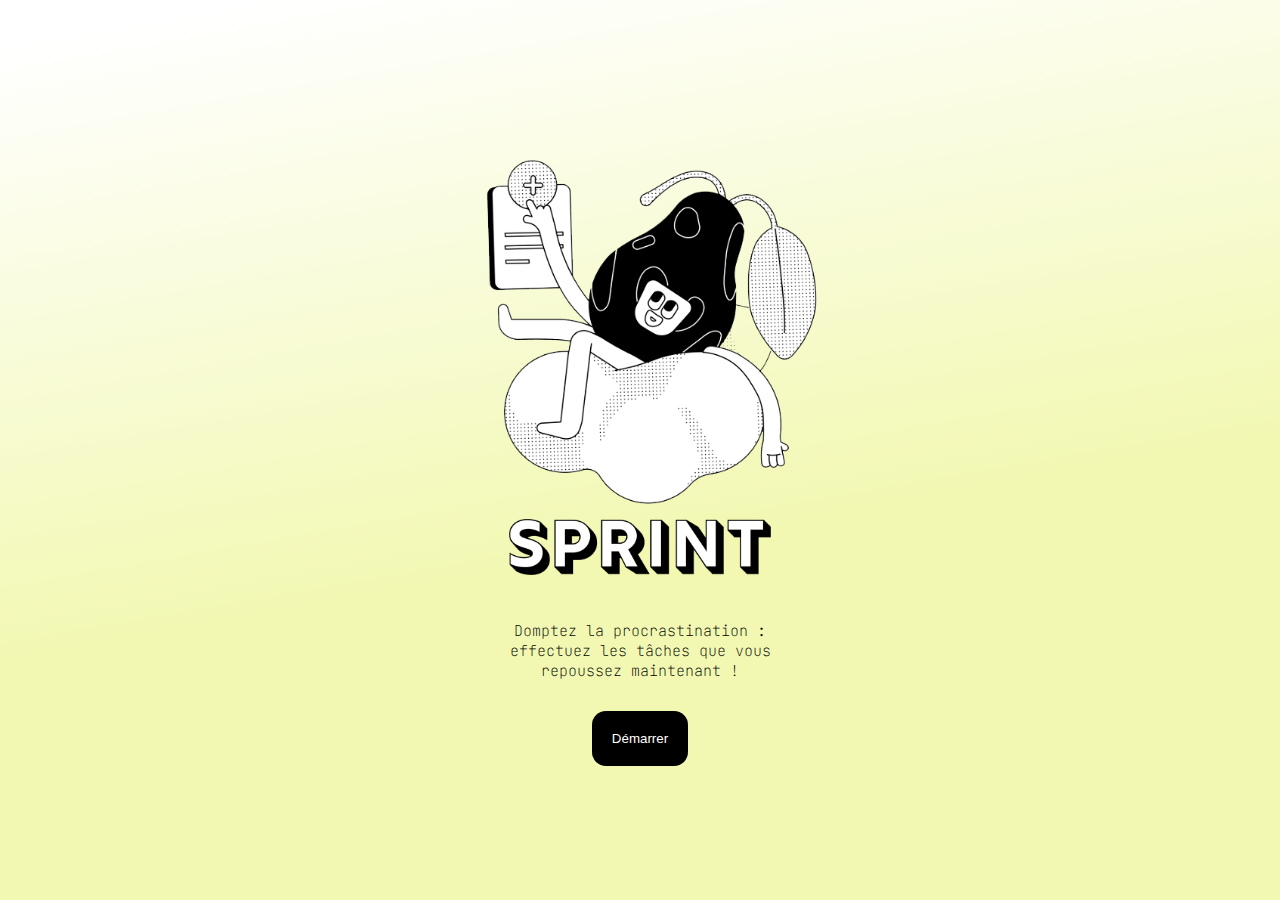
<file: index.html>
<!DOCTYPE html>
<html lang="en">
<!DOCTYPE html>
<html lang="en">
<head>
  <meta charset="UTF-8" />
  <meta name="viewport" content="width=device-width, initial-scale=1.0" />

  <!-- SEO Meta Tags -->
  <meta name="description" content="SPRINT est un minuteur Pomodoro simple et efficace pour améliorer ta concentration et ta productivité." />
  <meta name="keywords" content="Pomodoro, SPRINT, minuteur, productivité, gestion du temps, focus, concentration, technique Pomodoro" />
  <meta name="author" content="p-alom-a" />

  <!-- Google Site Verification -->
  <meta name="google-site-verification" content="-KxydASXJeouPtRr3A7DCq3NEj8YE__KXZ4wGyGaaEs" />

  <!-- Open Graph (Facebook, LinkedIn, etc.) -->
  <meta property="og:title" content="SPRINT - Minuteur Pomodoro" />
  <meta property="og:description" content="Utilise SPRINT pour rester concentré grâce à la technique Pomodoro." />
  <meta property="og:image" content="https://p-alom-a.github.io/Sprint/cover.png" /> <!-- Remplace si tu as une image -->
  <meta property="og:url" content="https://p-alom-a.github.io/Sprint/" />
  <meta property="og:type" content="website" />

  <!-- Twitter Card -->
  <meta name="twitter:card" content="summary_large_image" />
  <meta name="twitter:title" content="SPRINT - Minuteur Pomodoro" />
  <meta name="twitter:description" content="Un outil Pomodoro simple pour booster ta productivité." />
  <meta name="twitter:image" content="https://p-alom-a.github.io/Sprint/cover.png" /> <!-- idem -->

  <!-- Title and Favicon -->
  <title>SPRINT POMODORO</title>
  <link rel="stylesheet" href="./styles.css" />
  <link href="https://fonts.googleapis.com/css?family=JetBrains Mono" rel="stylesheet" />
  <link rel="apple-touch-icon" sizes="180x180" href="./apple-touch-icon.png" />
  <link rel="icon" type="image/png" sizes="32x32" href="./favicon-32x32.png" />
  <link rel="icon" type="image/png" sizes="16x16" href="./favicon-16x16.png" />
  <link rel="manifest" href="./site.webmanifest" />
  <link rel="mask-icon" href="./safari-pinned-tab.svg" color="#ffffff" />
  <meta name="msapplication-TileColor" content="#ece271" />
  <meta name="theme-color" content="#ffffff" />
</head>


<body>
  
  <div class="first-part">
    <img src="./illustration.png" alt="" class="illustration">
    <div class="top">
      <img src="./logoSprint.svg" alt="sprint"> 
    </div>

    <h1 class="description">Domptez la procrastination : <br>
      effectuez les tâches que vous repoussez maintenant !</h1>
      
    <a href="./formulaire.html">
        <button class="btn">Démarrer</button>
    </a>
    
      
  </div>


 
  


  

  <script>
   
 

//  Idée avortée : button color
     

const button = document.querySelector('button');
const body = document.querySelector('first-part');

const colors = ["#F8B2F1", "#F2F8B2", "#8AFF9E"];
let currentIndex = 0;

function changeCouleur() {
  body.style.backgroundColor = colors[currentIndex];
  currentIndex++;

  if (currentIndex > colors.length - 1) {
    currentIndex = 0;
  }
}

button.addEventListener('click', changeCouleur);


// Illustration design B&W Freak Factory / storytale.io




  </script>
</body>
</html>
</file>
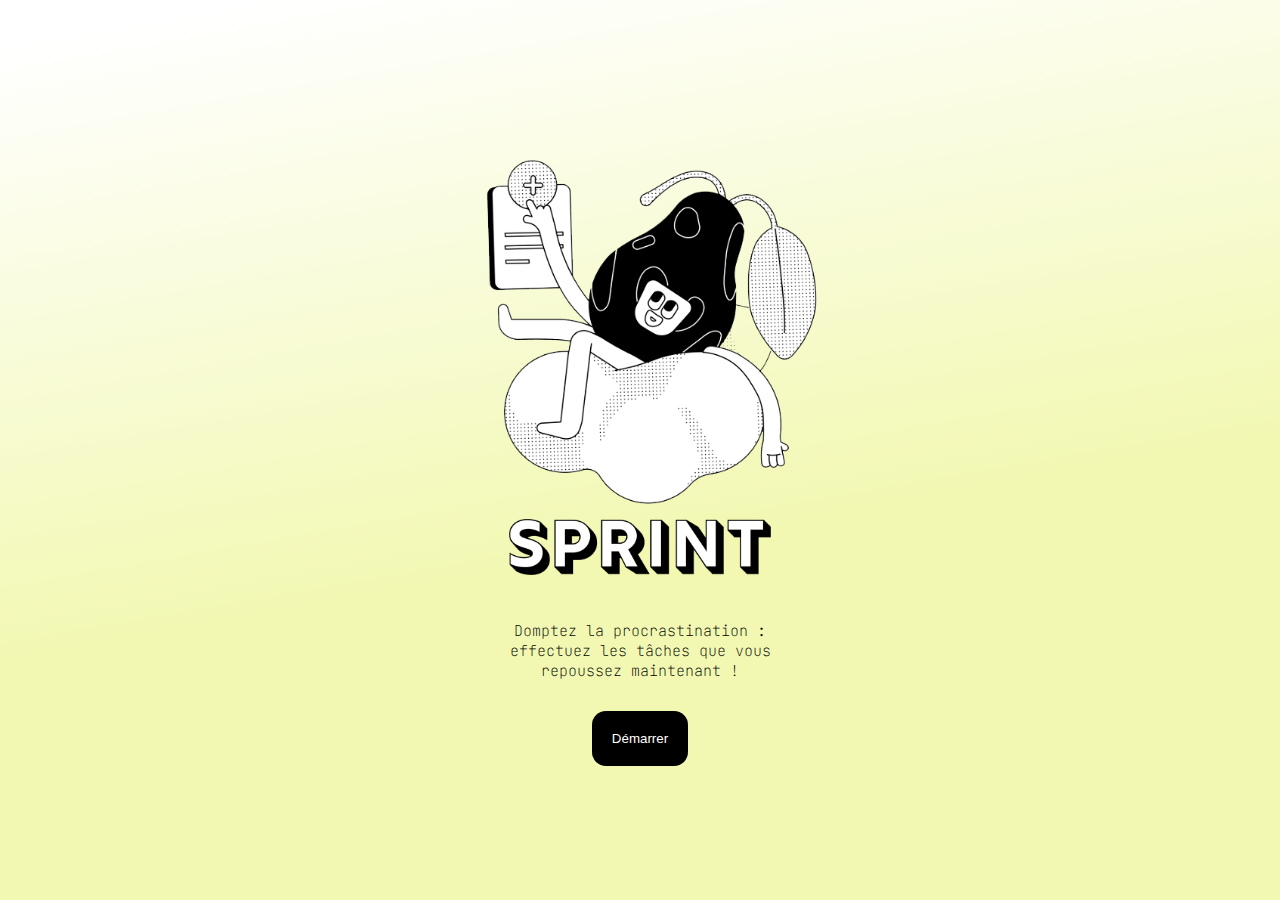
<file: src/index.html>
<!DOCTYPE html>
<html lang="en">
<head>
  <meta charset="UTF-8">
  <meta name="viewport" content="width=device-width, initial-scale=1.0">
  <title>SPRINT</title>
  <link rel="stylesheet" href="./styles.css">
  <link href='https://fonts.googleapis.com/css?family=JetBrains Mono' rel='stylesheet'>
  
    
  <link rel="apple-touch-icon" sizes="180x180" href="./favIcon/apple-touch-icon.png">
  <link rel="icon" type="image/png" sizes="32x32" href="./favIcon/favicon-32x32.png">
  <link rel="icon" type="image/png" sizes="16x16" href="./favIcon/favicon-16x16.png">
  <link rel="manifest" href="./favIcon/site.webmanifest">
  <link rel="mask-icon" href="./favIcon/safari-pinned-tab.svg" color="#ffffff">
  <meta name="msapplication-TileColor" content="#ece271">
  <meta name="theme-color" content="#ffffff">
</head>

<body>
  
  <div class="first-part">
    <img src="./imges/illustration.png" alt="" class="illustration">
    <div class="top">
      <img src="./imges/logoSprint.svg" alt="sprint"> 
    </div>

    <h1 class="description">Domptez la procrastination : <br>
      effectuez les tâches que vous repoussez maintenant !</h1>
      
    <a href="./formulaire.html">
        <button class="btn">Démarrer</button>
    </a>
    
      
  </div>


 
  


  

  <script>
   
 

//  Idée avortée : button color
     

const button = document.querySelector('button');
const body = document.querySelector('first-part');

const colors = ["#F8B2F1", "#F2F8B2", "#8AFF9E"];
let currentIndex = 0;

function changeCouleur() {
  body.style.backgroundColor = colors[currentIndex];
  currentIndex++;

  if (currentIndex > colors.length - 1) {
    currentIndex = 0;
  }
}

button.addEventListener('click', changeCouleur);


// Illustration design B&W Freak Factory / storytale.io




  </script>
</body>
</html>
</file>
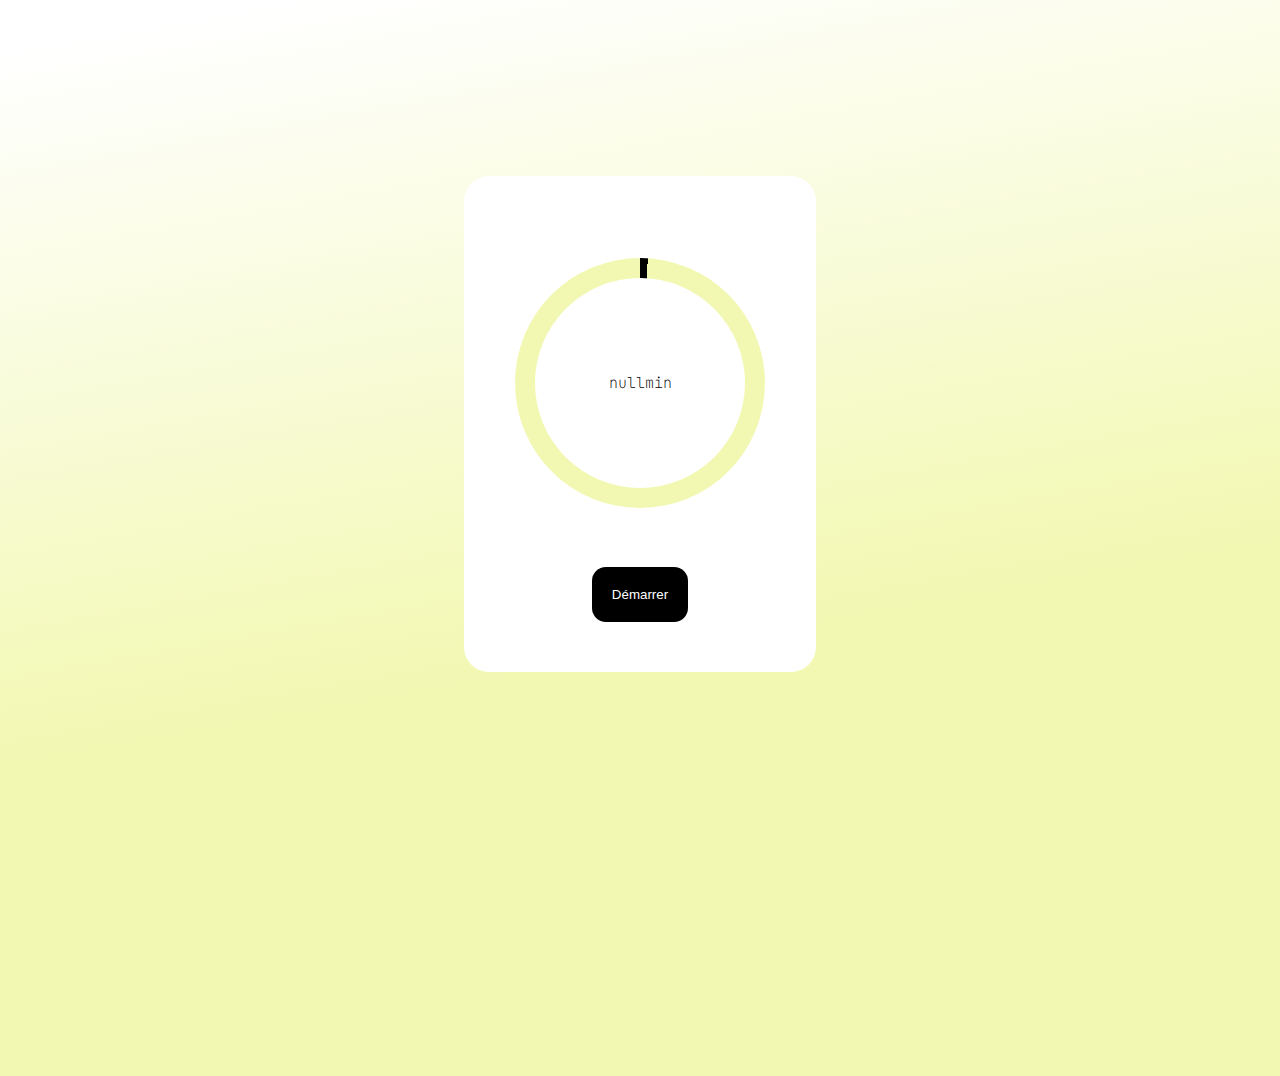
<file: countdown.html>
<!DOCTYPE html>
<html lang="en">

<head>
  <meta charset="UTF-8">
  <meta name="viewport" content="width=device-width, initial-scale=1.0">
  <title>Countdown Timer</title>
  <link rel="stylesheet" href="./styles.css">
  <link rel="preconnect" href="https://fonts.gstatic.com" crossorigin>
  <link href="https://fonts.googleapis.com/css2?family=Jockey+One&display=swap" rel="stylesheet">
  <link href='https://fonts.googleapis.com/css?family=JetBrains Mono' rel='stylesheet'>
</head>

<body>
  
  
  

  <div class="container">
    <h2 id="title" class="instruction"></h2>
    <div class="circular-progress">
      <span id="time" class="description"></span>
    </div>
    <div class="boutons-countdown"></div>
      <button id="startButton" class="btn">Démarrer</button>
      <button id="pauseButton" class="btn" style="display: none;">Pause</button>
      <button id="resumeButton" class="btn" style="display: none;">Reprendre</button>
      <button id="finishButton" class="terminer" style="display: none;">Terminer</button>

    </div>
    
  </div>
  
  <script src="./main.js"> </script>
</body>

</html>
</file>
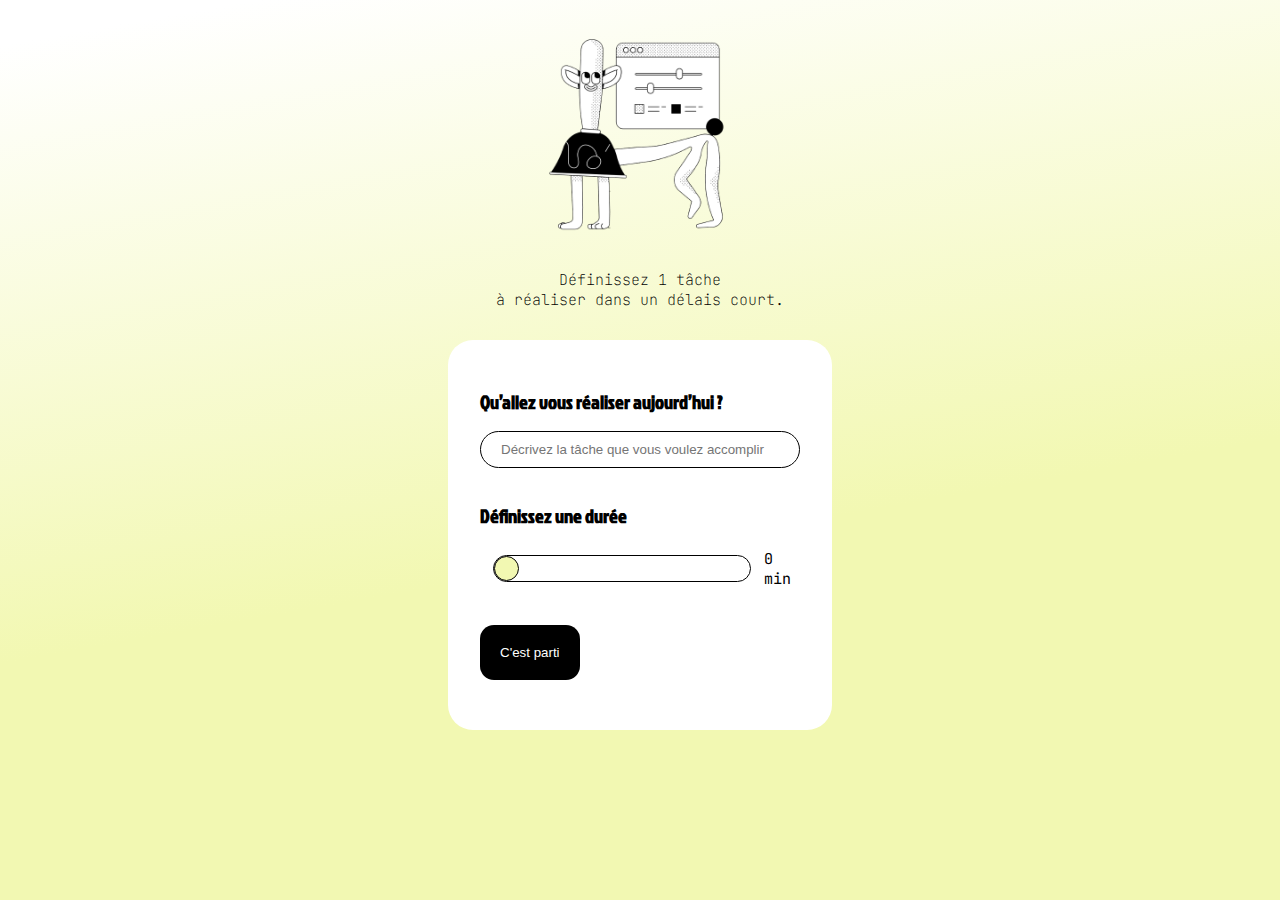
<file: formulaire.html>
<!DOCTYPE html>
<html lang="en">
<head>
  <meta charset="UTF-8">
  <meta name="viewport" content="width=device-width, initial-scale=1.0">
  <title>SPRINT</title>
  <link href='https://fonts.googleapis.com/css?family=JetBrains Mono' rel='stylesheet'>
  <link rel="preconnect" href="https://fonts.googleapis.com">
  <link rel="preconnect" href="https://fonts.gstatic.com" crossorigin>
  <link href="https://fonts.googleapis.com/css2?family=Jockey+One&display=swap" rel="stylesheet">
  <link rel="stylesheet" href="./styles.css">
</head>

<body>
  <div class="formulaire-page">
    <img src="./illustration2.png" alt="" class="illustration2">
    <h1 class="description">Définissez 1 tâche <br>
      à réaliser dans un délais court.</h1>
      <div class="formulaire">
        <h2 class="instruction">Qu’allez vous réaliser aujourd’hui ?</h2>
        <input type="text" id="descriptionInput" placeholder="Décrivez la tâche que vous voulez accomplir"><br>
        <h2 class="instruction">Définissez une durée</h2>
        <div class="range-input">
          <input type="range" min="0" max="60" value="0" >
          <div class="value">0 min</div>
        </div>
        <a href="./countdown.html"><button id="add" class="btn"> C'est parti </button></a><br>
      </div>    
</div>

  <script>
   
    const descriptionInput = document.querySelector("#descriptionInput");
    const addButton = document.querySelector('#add');
    const slider = document.querySelector(".range-input input"); 
    const value = document.querySelector(".value");

    addButton.addEventListener('click', addTask);
    slider.addEventListener("input", slide)

    function addTask() {
      const description = descriptionInput.value;
      localStorage.setItem('descriptionInput', description);
    }

    function slide() {
      value.textContent = `${slider.value}min`;
      localStorage.setItem('value', slider.value); 
    };

  </script>
</body>
</html>
</file>
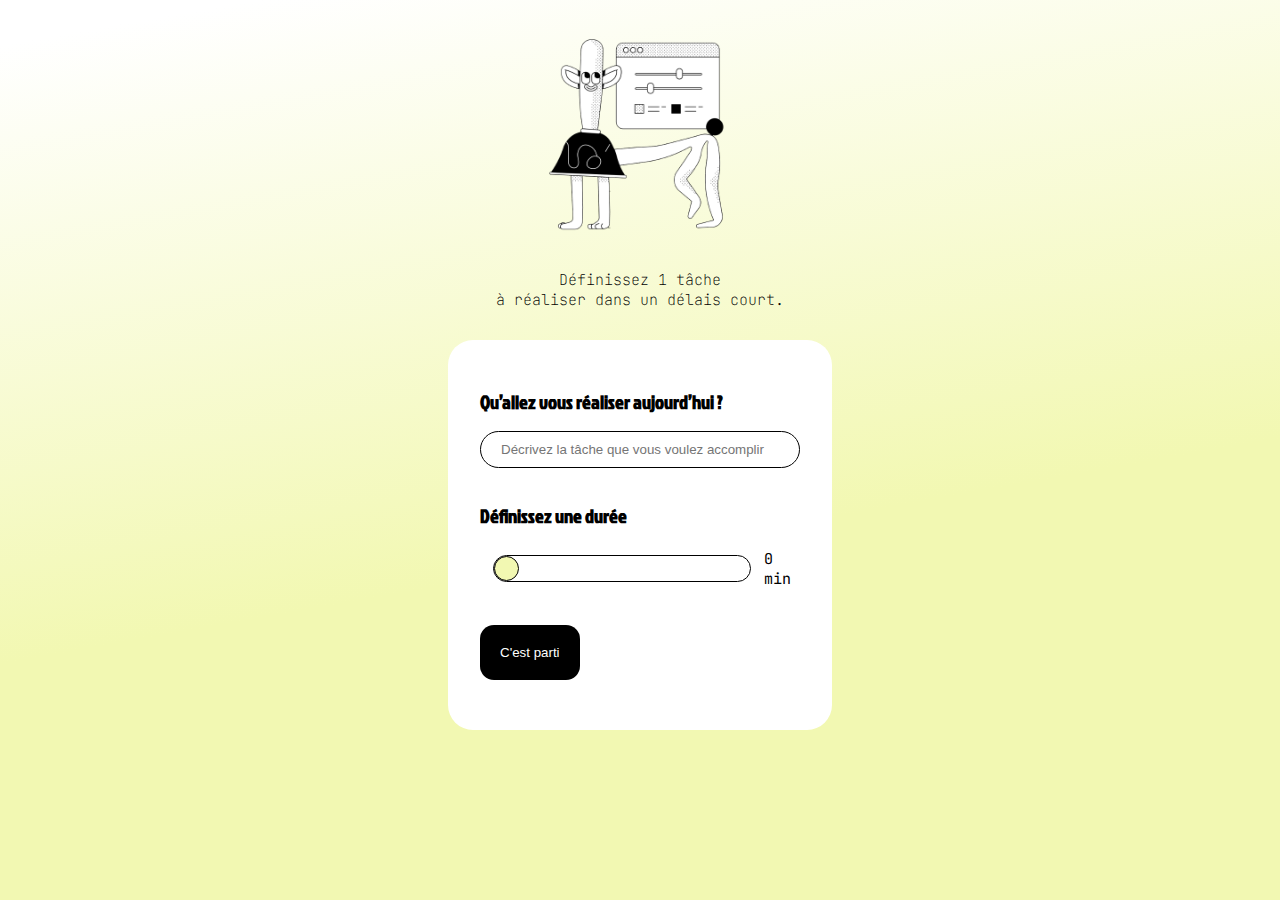
<file: src/formulaire.html>
<!DOCTYPE html>
<html lang="en">
<head>
  <meta charset="UTF-8">
  <meta name="viewport" content="width=device-width, initial-scale=1.0">
  <title>SPRINT</title>
  <link href='https://fonts.googleapis.com/css?family=JetBrains Mono' rel='stylesheet'>
  <link rel="preconnect" href="https://fonts.googleapis.com">
  <link rel="preconnect" href="https://fonts.gstatic.com" crossorigin>
  <link href="https://fonts.googleapis.com/css2?family=Jockey+One&display=swap" rel="stylesheet">
  <link rel="stylesheet" href="./styles.css">
</head>

<body>
  <div class="formulaire-page">
    <img src="./imges/illustration2.png" alt="" class="illustration2">
    <h1 class="description">Définissez 1 tâche <br>
      à réaliser dans un délais court.</h1>
      <div class="formulaire">
        <h2 class="instruction">Qu’allez vous réaliser aujourd’hui ?</h2>
        <input type="text" id="descriptionInput" placeholder="Décrivez la tâche que vous voulez accomplir"><br>
        <h2 class="instruction">Définissez une durée</h2>
        <div class="range-input">
          <input type="range" min="0" max="60" value="0" >
          <div class="value">0 min</div>
        </div>
        <a href="./countdown.html"><button id="add" class="btn"> C'est parti </button></a><br>
      </div>    
</div>

  <script>
   
    const descriptionInput = document.querySelector("#descriptionInput");
    const addButton = document.querySelector('#add');
    const slider = document.querySelector(".range-input input"); 
    const value = document.querySelector(".value");

    addButton.addEventListener('click', addTask);
    slider.addEventListener("input", slide)

    function addTask() {
      const description = descriptionInput.value;
      localStorage.setItem('descriptionInput', description);
    }

    function slide() {
      value.textContent = `${slider.value}min`;
      localStorage.setItem('value', slider.value); 
    };

  </script>
</body>
</html>
</file>
<file: styles.css>
/* Accueil */


.formulaire-page {
  display: flex;
  flex-direction: column;
  flex-wrap: wrap;
  justify-content: center;
  align-items: center;
}

.illustration2{
  
  height: 15em;
}
.formulaire {
  display: flex;
  flex-direction: column;
  max-width: 600px; 
  width: 80%; 
  padding: 2em;
  background-color: white;
  border-radius: 25px;
 
  width: 20em;
}



.instruction{
  font-family: 'Jockey One', sans-serif;
  font-size: 1.2em;
  
}

.value{
  font-family: 'JetBrains Mono';
  font-size: 15px;
}

#descriptionInput{
  width: 100%;
  height: 37px;
  padding: 12px 20px;
  box-sizing: border-box;
  border: 1px solid black;
  border-radius: 25px;
}
.range-input input[type=range] {
  width: 100%;
    margin: -0.6px 1em;
  background-color: transparent;
  -webkit-appearance: none;
  outline: none;
  border: 1px solid black;
  border-radius: 18px;
}

input[type="range"]::-webkit-slider-thumb {
  -webkit-appearance: none; 
  height: 25px;
  width: 25px;
  border-radius: 50%;
  background-color: #F2F8B2; 
  border: 1px solid black;  
}

.range-input input[type=range]::-moz-range-thumb {
  height: 25px;
  width: 25px;
  border-radius: 50%;
  background-color: #F2F8B2; 
  border: 1px solid black;
  -webkit-appearance: none;
}
.range-input input[type=range]::-moz-range-progress{
  height: 10px;
  border-radius: 25px;
  background-color: #F2F8B2; 

}



.range-input {
  display: flex;
  align-items: center;
  height: 3em;
  margin-bottom: 2em;
  width: 20em;
  justify-content: left;

}



/* Accueil*/



body {
  margin: 0;
  padding: 0;
  height: 100vh;
  background: rgb(255,255,255);
  background: linear-gradient(170deg, rgba(255,255,255,1) 4%, rgba(242,248,178,1) 59%);
  
}
.first-part {
  height: 100vh;
  display: flex;
  flex-direction: column;
  align-items: center;
  justify-content: center;
  background: rgb(255,255,255);
  background: linear-gradient(170deg, rgba(255,255,255,1) 4%, rgba(242,248,178,1) 59%);
  }




.head-button {
  display: flex;
  margin: 2em 1em 1em;
  justify-content: flex-end;
}

button {
  border: none;
  padding: 0;
  background: none;
  cursor: pointer;
}

button img {
  height: 2em;
}
.illustration{
  
  height: 24em;
}

.top {
  display: flex;
  flex-direction: column;
  justify-content: center;
}

.top img {
  height: 3.5em;
  margin-bottom: 1em;
}



.description {
  font-family: 'JetBrains Mono';
  font-size: 15px;
  font-weight: 100;
  text-align: center;
  margin: 2em 2em 0;
  margin-bottom: 2em;
  width: 23em;
}

.btn {

  border-radius: 14px;
  background: #000;
  padding: 1.5em;
  color: white;
  
}



/* Countdown */


.container{
  display: flex;
  flex-direction: column;
  width: 22em;
  padding: 50px 0;
  border-radius: 25px;
  background-color: white;
  align-items: center;
  margin: auto;
  margin-top: 11em;
}

.circular-progress{
  position: relative;
  height: 250px;
  width: 250px;
  background: conic-gradient(black 3.6deg, #F2F8B2 0deg);
  border-radius: 50%;
  display: flex;
  align-items: center;
  justify-content: center;
}

.circular-progress::before {
  content: "";
  position: absolute;
  height: 210px;
  width: 210px;
  border-radius: 50%;
  background-color:white;
  display: flex;
  align-items: center;
  justify-content: center;
  
}

.progress-value{
  position: relative;
}

#time{
  position: relative;
}

#startButton{
  margin-top: 2em;
}

.boutons-countdown {
  margin-top: 2em;
}

.terminer{
  margin-top: 1em;
}
</file>
<file: src/styles.css>
/* Accueil */


.formulaire-page {
  display: flex;
  flex-direction: column;
  flex-wrap: wrap;
  justify-content: center;
  align-items: center;
}

.illustration2{
  
  height: 15em;
}
.formulaire {
  display: flex;
  flex-direction: column;
  max-width: 600px; 
  width: 80%; 
  padding: 2em;
  background-color: white;
  border-radius: 25px;
 
  width: 20em;
}



.instruction{
  font-family: 'Jockey One', sans-serif;
  font-size: 1.2em;
  
}

.value{
  font-family: 'JetBrains Mono';
  font-size: 15px;
}

#descriptionInput{
  width: 100%;
  height: 37px;
  padding: 12px 20px;
  box-sizing: border-box;
  border: 1px solid black;
  border-radius: 25px;
}
.range-input input[type=range] {
  width: 100%;
    margin: -0.6px 1em;
  background-color: transparent;
  -webkit-appearance: none;
  outline: none;
  border: 1px solid black;
  border-radius: 18px;
}

input[type="range"]::-webkit-slider-thumb {
  -webkit-appearance: none; 
  height: 25px;
  width: 25px;
  border-radius: 50%;
  background-color: #F2F8B2; 
  border: 1px solid black;  
}

.range-input input[type=range]::-moz-range-thumb {
  height: 25px;
  width: 25px;
  border-radius: 50%;
  background-color: #F2F8B2; 
  border: 1px solid black;
  -webkit-appearance: none;
}
.range-input input[type=range]::-moz-range-progress{
  height: 10px;
  border-radius: 25px;
  background-color: #F2F8B2; 

}



.range-input {
  display: flex;
  align-items: center;
  height: 3em;
  margin-bottom: 2em;
  width: 20em;
  justify-content: left;

}



/* Accueil*/



body {
  margin: 0;
  padding: 0;
  height: 100vh;
  background: rgb(255,255,255);
  background: linear-gradient(170deg, rgba(255,255,255,1) 4%, rgba(242,248,178,1) 59%);
  
}
.first-part {
  height: 100vh;
  display: flex;
  flex-direction: column;
  align-items: center;
  justify-content: center;
  background: rgb(255,255,255);
  background: linear-gradient(170deg, rgba(255,255,255,1) 4%, rgba(242,248,178,1) 59%);
  }




.head-button {
  display: flex;
  margin: 2em 1em 1em;
  justify-content: flex-end;
}

button {
  border: none;
  padding: 0;
  background: none;
  cursor: pointer;
}

button img {
  height: 2em;
}
.illustration{
  
  height: 24em;
}

.top {
  display: flex;
  flex-direction: column;
  justify-content: center;
}

.top img {
  height: 3.5em;
  margin-bottom: 1em;
}



.description {
  font-family: 'JetBrains Mono';
  font-size: 15px;
  font-weight: 100;
  text-align: center;
  margin: 2em 2em 0;
  margin-bottom: 2em;
  width: 23em;
}

.btn {

  border-radius: 14px;
  background: #000;
  padding: 1.5em;
  color: white;
  
}



/* Countdown */


.container{
  display: flex;
  flex-direction: column;
  width: 22em;
  padding: 50px 0;
  border-radius: 25px;
  background-color: white;
  align-items: center;
  margin: auto;
  margin-top: 11em;
}

.circular-progress{
  position: relative;
  height: 250px;
  width: 250px;
  background: conic-gradient(black 3.6deg, #F2F8B2 0deg);
  border-radius: 50%;
  display: flex;
  align-items: center;
  justify-content: center;
}

.circular-progress::before {
  content: "";
  position: absolute;
  height: 210px;
  width: 210px;
  border-radius: 50%;
  background-color:white;
  display: flex;
  align-items: center;
  justify-content: center;
  
}

.progress-value{
  position: relative;
}

#time{
  position: relative;
}

#startButton{
  margin-top: 2em;
}

.boutons-countdown {
  margin-top: 2em;
}

.terminer{
  margin-top: 1em;
}
</file>
